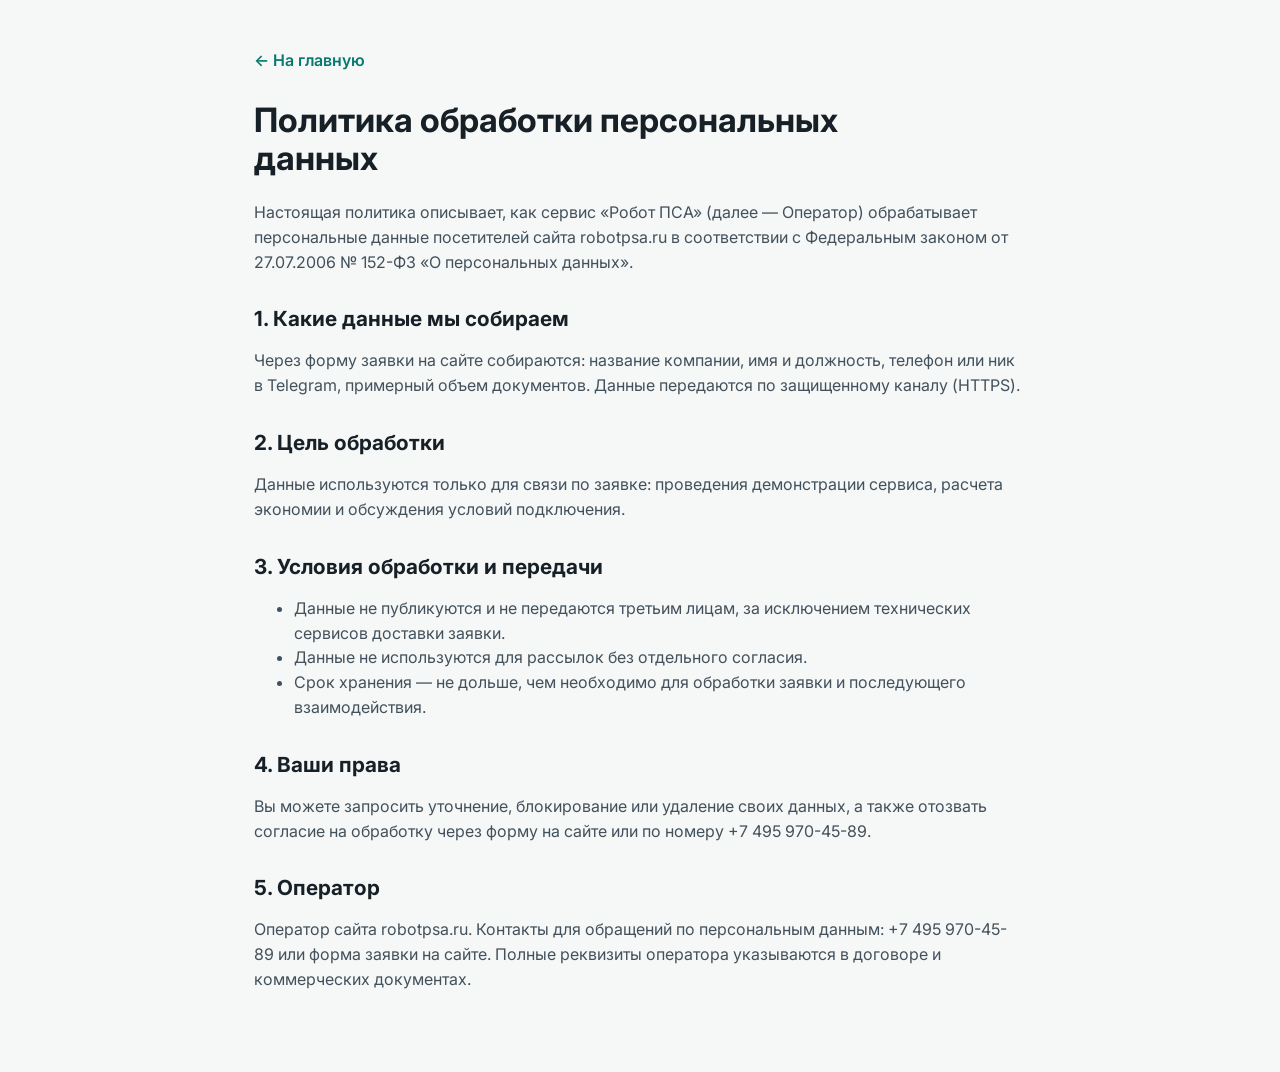
<file: privacy.html>
<!doctype html>
<html lang="ru">
  <head>
    <meta charset="utf-8" />
    <meta name="viewport" content="width=device-width, initial-scale=1" />
    <title>Политика обработки персональных данных | Робот ПСА</title>
    <meta name="robots" content="noindex" />
    <link
      rel="icon"
      href="data:image/svg+xml,%3Csvg xmlns='http://www.w3.org/2000/svg' viewBox='0 0 64 64'%3E%3Crect width='64' height='64' rx='10' fill='%23172027'/%3E%3Cpath d='M18 44V14h19c7 0 12 5 12 12 0 6-4 10-10 11l11 7H38l-10-7v7H18Zm10-16h8c3 0 5-2 5-5s-2-5-5-5h-8v10Z' fill='%2364f4df'/%3E%3C/svg%3E"
    />
    <link
      rel="stylesheet"
      href="https://fonts.googleapis.com/css2?family=Inter:wght@400;600;700;800&display=swap"
    />
    <link rel="stylesheet" href="styles.css" />
    <style>
      .policy {
        max-width: 820px;
        padding: 48px 24px 64px;
        margin: 0 auto;
      }

      .policy h1 {
        font-size: 2.1rem;
        line-height: 1.15;
        text-shadow: none;
      }

      .policy h2 {
        margin-top: 34px;
        font-size: 1.3rem;
      }

      .policy p,
      .policy li {
        color: #43515c;
      }

      .policy .back {
        display: inline-block;
        margin-bottom: 28px;
        color: var(--teal-dark);
        font-weight: 600;
      }
    </style>
  </head>
  <body>
    <main class="policy">
      <a class="back" href="index.html">← На главную</a>
      <h1>Политика обработки персональных данных</h1>
      <p>
        Настоящая политика описывает, как сервис «Робот ПСА» (далее — Оператор)
        обрабатывает персональные данные посетителей сайта robotpsa.ru
        в соответствии с Федеральным законом от 27.07.2006 № 152-ФЗ
        «О персональных данных».
      </p>

      <h2>1. Какие данные мы собираем</h2>
      <p>
        Через форму заявки на сайте собираются: название компании, имя и должность,
        телефон или ник в Telegram, примерный объем документов. Данные передаются
        по защищенному каналу (HTTPS).
      </p>

      <h2>2. Цель обработки</h2>
      <p>
        Данные используются только для связи по заявке: проведения демонстрации
        сервиса, расчета экономии и обсуждения условий подключения.
      </p>

      <h2>3. Условия обработки и передачи</h2>
      <ul>
        <li>Данные не публикуются и не передаются третьим лицам, за исключением технических сервисов доставки заявки.</li>
        <li>Данные не используются для рассылок без отдельного согласия.</li>
        <li>Срок хранения — не дольше, чем необходимо для обработки заявки и последующего взаимодействия.</li>
      </ul>

      <h2>4. Ваши права</h2>
      <p>
        Вы можете запросить уточнение, блокирование или удаление своих данных,
        а также отозвать согласие на обработку через форму на сайте или по
        номеру <a href="tel:+74959704589">+7 495 970-45-89</a>.
      </p>

      <h2>5. Оператор</h2>
      <p>
        Оператор сайта robotpsa.ru. Контакты для обращений по персональным данным:
        <a href="tel:+74959704589">+7 495 970-45-89</a> или форма заявки на сайте.
        Полные реквизиты оператора указываются в договоре и коммерческих документах.
      </p>
    </main>
  </body>
</html>
</file>
<file: styles.css>
:root {
  --ink: #172027;
  --muted: #5d6876;
  --paper: #f6f8f7;
  --surface: #ffffff;
  --surface-2: #eef5f4;
  --line: #d8e2e4;
  --teal: #0fbaa8;
  --teal-dark: #08796f;
  --green: #2f9e62;
  --amber: #f3a21b;
  --coral: #e65f4f;
  --blue: #2d6cdf;
  --plum: #6f42c1;
  --shadow: 0 20px 60px rgba(22, 32, 39, 0.14);
  --soft-shadow: 0 12px 34px rgba(22, 32, 39, 0.1);
  --lift-shadow: 0 24px 56px rgba(22, 32, 39, 0.16);
  --motion-ease: cubic-bezier(0.2, 0.8, 0.2, 1);
  --radius: 8px;
  color-scheme: light;
}

* {
  box-sizing: border-box;
}

html {
  scroll-behavior: smooth;
}

body {
  margin: 0;
  overflow-x: hidden;
  color: var(--ink);
  background: var(--paper);
  font-family:
    Inter,
    ui-sans-serif,
    system-ui,
    -apple-system,
    BlinkMacSystemFont,
    "Segoe UI",
    sans-serif;
  line-height: 1.55;
  letter-spacing: 0;
}

body::selection {
  background: rgba(15, 186, 168, 0.22);
}

a {
  color: inherit;
  text-decoration: none;
}

img {
  display: block;
  max-width: 100%;
}

[hidden] {
  display: none !important;
}

button,
input,
select,
textarea {
  font: inherit;
}

:focus-visible {
  outline: 3px solid rgba(45, 108, 223, 0.45);
  outline-offset: 3px;
}

.site-header {
  position: sticky;
  top: 0;
  z-index: 30;
  display: flex;
  align-items: center;
  justify-content: space-between;
  gap: 24px;
  min-height: 74px;
  padding: 14px max(24px, calc((100vw - 1180px) / 2));
  background: rgba(246, 248, 247, 0.9);
  border-bottom: 1px solid rgba(216, 226, 228, 0.72);
  backdrop-filter: blur(18px);
}

.brand {
  display: inline-flex;
  align-items: center;
  gap: 12px;
  min-width: 196px;
}

.brand-mark {
  display: grid;
  flex: 0 0 40px;
  width: 40px;
  height: 40px;
  place-items: center;
  color: #fff;
  font-weight: 800;
  background:
    linear-gradient(135deg, rgba(15, 186, 168, 0.94), rgba(45, 108, 223, 0.94)),
    #0fbaa8;
  border: 1px solid rgba(255, 255, 255, 0.45);
  border-radius: var(--radius);
  box-shadow: 0 10px 22px rgba(15, 186, 168, 0.26);
}

.brand strong {
  display: block;
  font-size: 0.98rem;
  line-height: 1.1;
}

.brand small {
  display: block;
  max-width: 180px;
  color: var(--muted);
  font-size: 0.72rem;
  line-height: 1.25;
}

.nav-links {
  display: flex;
  align-items: center;
  justify-content: center;
  gap: 22px;
  color: #344250;
  font-size: 0.94rem;
  white-space: nowrap;
}

.nav-links a {
  position: relative;
}

.nav-links a::after {
  position: absolute;
  right: 0;
  bottom: -9px;
  left: 0;
  height: 2px;
  content: "";
  background: var(--teal);
  border-radius: 999px;
  transform: scaleX(0);
  transform-origin: center;
  transition: transform 220ms var(--motion-ease);
}

.nav-links a:hover::after {
  transform: scaleX(1);
}

.header-cta,
.btn {
  position: relative;
  display: inline-flex;
  align-items: center;
  justify-content: center;
  gap: 9px;
  min-height: 44px;
  padding: 12px 18px;
  border: 1px solid transparent;
  border-radius: var(--radius);
  cursor: pointer;
  font-weight: 700;
  line-height: 1;
  transition:
    transform 250ms var(--motion-ease),
    box-shadow 250ms ease,
    border-color 250ms ease,
    background 250ms ease,
    color 250ms ease;
  backface-visibility: hidden;
}

.header-cta {
  position: relative;
  color: #fff;
  background: var(--ink);
  box-shadow: 0 10px 24px rgba(22, 32, 39, 0.2);
  white-space: nowrap;
}

.header-phone {
  display: inline-flex;
  align-items: center;
  gap: 8px;
  min-height: 44px;
  color: var(--teal-dark);
  font-weight: 700;
  white-space: nowrap;
  transition:
    color 220ms ease,
    transform 220ms var(--motion-ease);
}

.header-phone svg {
  width: 18px;
  height: 18px;
  stroke-width: 2.2;
}

.btn svg,
.header-cta svg,
.trust-row svg,
.proof-strip svg,
.info-card svg,
.step-card svg,
.audience-card svg,
.check-list svg {
  width: 19px;
  height: 19px;
  stroke-width: 2.15;
}

.btn:hover,
.header-cta:hover {
  transform: translateY(-3px);
}

.header-phone:hover {
  color: var(--ink);
  transform: translateY(-2px);
}

.section-band {
  padding: 58px max(24px, calc((100vw - 1180px) / 2));
}

section[id] {
  scroll-margin-top: 86px;
}

.hero {
  position: relative;
  isolation: isolate;
  display: grid;
  min-height: 628px;
  align-items: center;
  overflow: hidden;
  color: #fff;
  background:
    linear-gradient(90deg, rgba(8, 13, 17, 0.95) 0%, rgba(8, 13, 17, 0.9) 36%, rgba(8, 13, 17, 0.64) 56%, rgba(8, 13, 17, 0.22) 78%, rgba(8, 13, 17, 0.08) 100%),
    linear-gradient(0deg, rgba(8, 13, 17, 0.34), rgba(8, 13, 17, 0.1)),
    url("assets/hero-psa-1c.jpg") center / cover no-repeat;
}

.hero::before {
  position: absolute;
  inset: 0 35% 0 0;
  z-index: -1;
  content: "";
  background:
    radial-gradient(circle at 32% 45%, rgba(0, 0, 0, 0.45), rgba(0, 0, 0, 0) 58%),
    linear-gradient(90deg, rgba(0, 0, 0, 0.3), rgba(0, 0, 0, 0));
  pointer-events: none;
}

.hero::after {
  position: absolute;
  inset: auto 0 0;
  z-index: -1;
  height: 34%;
  content: "";
  background: linear-gradient(0deg, rgba(10, 16, 21, 0.68), rgba(10, 16, 21, 0));
}

.hero-copy {
  position: relative;
  z-index: 2;
  max-width: 700px;
  padding: 18px 0;
}

.eyebrow,
.section-kicker {
  display: inline-flex;
  align-items: center;
  gap: 10px;
  margin: 0 0 18px;
  color: var(--teal-dark);
  font-size: 0.82rem;
  font-weight: 800;
  text-transform: uppercase;
}

.hero .eyebrow {
  color: #b7fff5;
  max-width: min(100%, 560px);
  padding: 10px 14px 10px 12px;
  margin-bottom: 22px;
  font-size: 0.88rem;
  line-height: 1.18;
  background: linear-gradient(135deg, rgba(9, 142, 129, 0.38), rgba(249, 196, 83, 0.18));
  border: 1px solid rgba(183, 255, 245, 0.4);
  border-radius: 999px;
  box-shadow: 0 16px 34px rgba(0, 0, 0, 0.22), inset 0 1px 0 rgba(255, 255, 255, 0.2);
  backdrop-filter: blur(10px);
}

.eyebrow-text {
  min-width: 0;
}

.pulse-dot {
  position: relative;
  width: 10px;
  height: 10px;
  background: var(--teal);
  border-radius: 50%;
  box-shadow: 0 0 0 0 rgba(15, 186, 168, 0.5);
  animation: pulse 1.8s ease-out infinite;
}

@keyframes pulse {
  0% {
    box-shadow: 0 0 0 0 rgba(15, 186, 168, 0.54);
  }
  70% {
    box-shadow: 0 0 0 12px rgba(15, 186, 168, 0);
  }
  100% {
    box-shadow: 0 0 0 0 rgba(15, 186, 168, 0);
  }
}

h1,
h2,
h3,
p {
  margin-top: 0;
}

h1 {
  max-width: 680px;
  margin-bottom: 22px;
  font-size: 4.1rem;
  line-height: 0.98;
  letter-spacing: 0;
  text-shadow: 0 3px 24px rgba(0, 0, 0, 0.48);
}

h2 {
  margin-bottom: 18px;
  font-size: 2.7rem;
  line-height: 1.06;
  letter-spacing: 0;
}

h3 {
  margin-bottom: 10px;
  font-size: 1.12rem;
  line-height: 1.22;
  letter-spacing: 0;
}

.hero-lead,
.section-copy,
.demo-copy p {
  color: rgba(255, 255, 255, 0.84);
  font-size: 1.2rem;
  line-height: 1.62;
}

.hero-lead {
  max-width: 660px;
  color: rgba(255, 255, 255, 0.92);
  text-shadow: 0 2px 16px rgba(0, 0, 0, 0.58);
}

.section-copy,
.demo-copy p {
  color: #4f5e6a;
}

.hero-actions {
  display: flex;
  flex-wrap: wrap;
  gap: 14px;
  margin: 34px 0 24px;
}

.btn.primary {
  color: #071114;
  background: linear-gradient(135deg, #64f4df, #f9c453);
  box-shadow: 0 18px 38px rgba(15, 186, 168, 0.28);
}

.btn.primary:hover {
  box-shadow:
    0 24px 52px rgba(15, 186, 168, 0.34),
    0 8px 22px rgba(249, 196, 83, 0.24);
}

.btn.secondary {
  color: #fff;
  background: rgba(255, 255, 255, 0.11);
  border-color: rgba(255, 255, 255, 0.34);
  backdrop-filter: blur(10px);
}

.btn.secondary:hover {
  background: rgba(255, 255, 255, 0.18);
  border-color: rgba(255, 255, 255, 0.48);
  box-shadow: 0 18px 42px rgba(0, 0, 0, 0.18);
}

.header-cta:hover {
  box-shadow: 0 18px 40px rgba(22, 32, 39, 0.28);
}

.trust-row {
  display: flex;
  flex-wrap: wrap;
  gap: 10px;
}

.trust-row span {
  display: inline-flex;
  align-items: center;
  gap: 8px;
  min-height: 38px;
  padding: 8px 12px;
  color: rgba(255, 255, 255, 0.88);
  background: rgba(255, 255, 255, 0.1);
  border: 1px solid rgba(255, 255, 255, 0.18);
  border-radius: var(--radius);
  backdrop-filter: blur(10px);
}

.hero-visual {
  position: absolute;
  inset: 0;
  z-index: 1;
  pointer-events: none;
}

.hero-visual img {
  display: none;
}

.section-heading {
  max-width: 760px;
  margin-bottom: 30px;
}

.proof-strip {
  display: grid;
  grid-template-columns: repeat(3, minmax(0, 1fr));
  padding: 0 max(24px, calc((100vw - 1180px) / 2));
  background: #fff;
  border-bottom: 1px solid var(--line);
}

.proof-strip-item {
  display: flex;
  gap: 14px;
  align-items: center;
  min-height: 84px;
  padding: 18px 22px;
  color: #2f3d49;
  border-right: 1px solid rgba(216, 226, 228, 0.86);
}

.proof-strip-item:first-child {
  padding-left: 0;
}

.proof-strip-item:last-child {
  padding-right: 0;
  border-right: 0;
}

.proof-strip-item svg {
  flex: 0 0 22px;
  width: 22px;
  height: 22px;
  color: var(--teal-dark);
}

.proof-strip-item strong,
.proof-strip-item small {
  display: block;
}

.proof-strip-item strong {
  color: var(--ink);
  font-size: 0.98rem;
  line-height: 1.2;
}

.proof-strip-item small {
  margin-top: 4px;
  color: #65717d;
  font-size: 0.86rem;
  line-height: 1.35;
}

.pain {
  background: #fff;
}

.pain.section-band {
  padding-top: 54px;
  padding-bottom: 54px;
}

.pain-grid,
.audience-grid {
  display: grid;
  grid-template-columns: repeat(3, minmax(0, 1fr));
  gap: 18px;
}

.info-card,
.audience-card,
.step-card {
  background: var(--surface);
  border: 1px solid var(--line);
  border-radius: var(--radius);
  box-shadow: var(--soft-shadow);
}

.info-card {
  min-height: 236px;
  padding: 28px;
}

.info-card svg,
.audience-card svg,
.step-card > svg {
  width: 34px;
  height: 34px;
  margin-bottom: 20px;
  color: var(--teal-dark);
}

.info-card:nth-child(2) svg {
  color: var(--coral);
}

.info-card:nth-child(3) svg {
  color: var(--amber);
}

.info-card p,
.audience-card p,
.step-card p,
.outcome-item p {
  margin-bottom: 0;
  color: #5e6b78;
}

.outcome {
  background:
    linear-gradient(90deg, rgba(15, 186, 168, 0.1), rgba(45, 108, 223, 0.08)),
    #eef5f4;
}

.outcome-layout,
.security-layout {
  display: grid;
  grid-template-columns: minmax(0, 0.92fr) minmax(320px, 1.08fr);
  gap: 58px;
  align-items: center;
}

.outcome-list {
  display: grid;
  gap: 12px;
}

.outcome-item {
  display: grid;
  grid-template-columns: 56px 1fr;
  gap: 4px 16px;
  padding: 18px;
  background: rgba(255, 255, 255, 0.78);
  border: 1px solid rgba(216, 226, 228, 0.85);
  border-radius: var(--radius);
}

.outcome-item span {
  grid-row: 1 / span 2;
  color: var(--teal-dark);
  font-weight: 800;
}

.outcome-item strong {
  font-size: 1.05rem;
}

.workflow {
  background: #f8fbff;
}

.workflow-track {
  display: grid;
  grid-template-columns: repeat(3, minmax(0, 1fr));
  gap: 18px;
}

.step-card {
  position: relative;
  min-height: 246px;
  padding: 28px 24px;
  overflow: hidden;
}

.step-card::before {
  position: absolute;
  top: 0;
  right: 0;
  left: 0;
  height: 5px;
  content: "";
  background: linear-gradient(90deg, var(--teal), var(--amber));
}

.step-number {
  position: absolute;
  top: 18px;
  right: 18px;
  color: rgba(23, 32, 39, 0.13);
  font-size: 3.1rem;
  font-weight: 800;
  line-height: 1;
}

.no-change {
  background:
    linear-gradient(135deg, rgba(255, 255, 255, 0.76), rgba(237, 248, 246, 0.84)),
    #fff;
}

.no-change .section-heading {
  max-width: 880px;
}

.comparison-grid {
  display: grid;
  grid-template-columns: repeat(2, minmax(0, 1fr));
  gap: 18px;
}

.comparison-card {
  display: grid;
  gap: 0;
  padding: 28px;
  background: rgba(255, 255, 255, 0.88);
  border: 1px solid var(--line);
  border-radius: var(--radius);
  box-shadow: var(--soft-shadow);
}

.comparison-card h3 {
  margin-bottom: 18px;
  font-size: 1.34rem;
}

.comparison-row {
  display: grid;
  gap: 6px;
  padding: 16px 0;
  border-top: 1px solid rgba(216, 226, 228, 0.86);
}

.comparison-row span {
  color: var(--teal-dark);
  font-size: 0.78rem;
  font-weight: 800;
  line-height: 1.24;
  text-transform: uppercase;
}

.comparison-row p {
  margin-bottom: 0;
  color: #4f5e6a;
}

.comparison-row strong {
  color: var(--ink);
  font-size: 1.12rem;
}

.robot-card {
  background:
    linear-gradient(135deg, rgba(15, 186, 168, 0.14), rgba(249, 196, 83, 0.12)),
    #fff;
  border-color: rgba(15, 186, 168, 0.42);
  box-shadow: 0 22px 54px rgba(15, 186, 168, 0.16);
}

.robot-card h3 {
  color: var(--teal-dark);
}

.comparison-summary {
  display: flex;
  gap: 18px;
  align-items: center;
  justify-content: space-between;
  margin-top: 18px;
  padding: 18px 20px;
  background: rgba(23, 32, 39, 0.95);
  border: 1px solid rgba(255, 255, 255, 0.12);
  border-radius: var(--radius);
  box-shadow: var(--shadow);
}

.comparison-summary p {
  max-width: 720px;
  margin-bottom: 0;
  color: rgba(255, 255, 255, 0.86);
  font-weight: 700;
}

.comparison-summary .btn {
  flex: 0 0 auto;
}

.fields {
  display: grid;
  grid-template-columns: minmax(0, 0.9fr) minmax(340px, 1.1fr);
  gap: 54px;
  align-items: center;
  background: #fff;
}

.fields.section-band {
  padding-top: 50px;
  padding-bottom: 38px;
}

.field-cloud {
  display: flex;
  flex-wrap: wrap;
  gap: 12px;
  align-content: flex-start;
  padding-top: 8px;
}

.field-cloud span {
  display: inline-flex;
  align-items: center;
  min-height: 44px;
  padding: 10px 14px;
  color: #123236;
  background: #ecfbf8;
  border: 1px solid rgba(15, 186, 168, 0.25);
  border-radius: var(--radius);
  box-shadow: 0 10px 22px rgba(15, 186, 168, 0.08);
}

.field-cloud span:nth-child(3n + 2) {
  background: #fff7e7;
  border-color: rgba(243, 162, 27, 0.28);
}

.field-cloud span:nth-child(4n) {
  background: #edf3ff;
  border-color: rgba(45, 108, 223, 0.24);
}

.field-cloud span:nth-child(5n) {
  background: #fff1f0;
  border-color: rgba(230, 95, 79, 0.22);
}

.calculator {
  background:
    linear-gradient(180deg, rgba(255, 255, 255, 0.74), rgba(255, 255, 255, 0.4)),
    #eef5f4;
}

.calculator.section-band {
  padding-top: 44px;
  padding-bottom: 54px;
}

.calculator-layout {
  display: grid;
  grid-template-columns: minmax(280px, 0.82fr) minmax(340px, 1.1fr) minmax(250px, 0.72fr);
  gap: 24px;
  align-items: stretch;
}

.calc-panel,
.calc-results {
  padding: 26px;
  background: #fff;
  border: 1px solid var(--line);
  border-radius: var(--radius);
  box-shadow: var(--soft-shadow);
}

.calc-panel {
  display: grid;
  gap: 20px;
}

.range-field {
  display: grid;
  grid-template-columns: 1fr auto;
  gap: 9px 18px;
  color: #344250;
  font-weight: 600;
}

.range-field output {
  color: var(--teal-dark);
  font-variant-numeric: tabular-nums;
}

.range-field input {
  grid-column: 1 / -1;
  width: 100%;
  accent-color: var(--teal);
}

.calc-results {
  display: grid;
  gap: 14px;
  background: var(--ink);
  color: #fff;
}

.calc-results div {
  padding: 0 0 14px;
  border-bottom: 1px solid rgba(255, 255, 255, 0.12);
}

.calc-results div:last-child {
  padding-bottom: 0;
  border-bottom: 0;
}

.calc-results span {
  display: block;
  margin-bottom: 6px;
  color: rgba(255, 255, 255, 0.66);
  font-size: 0.88rem;
}

.calc-results strong {
  display: block;
  color: #64f4df;
  font-size: 1.85rem;
  line-height: 1.1;
}

.audience {
  background: #fff;
}

.audience-card {
  min-height: 236px;
  padding: 28px;
}

.audience-card {
  border-top: 5px solid var(--blue);
}

.audience-card.accent-green {
  border-top-color: var(--green);
}

.audience-card.accent-amber {
  border-top-color: var(--amber);
}

.security {
  background:
    linear-gradient(90deg, rgba(45, 108, 223, 0.08), rgba(111, 66, 193, 0.06)),
    #f7f8fc;
}

.security.section-band {
  padding-top: 54px;
  padding-bottom: 54px;
}

.security-layout {
  grid-template-columns: minmax(320px, 0.9fr) minmax(0, 1fr);
  align-items: start;
}

.security-board {
  display: grid;
  gap: 10px;
  padding: 24px;
  color: #fff;
  background:
    linear-gradient(135deg, rgba(23, 32, 39, 0.96), rgba(38, 51, 61, 0.96)),
    #172027;
  border: 1px solid rgba(255, 255, 255, 0.12);
  border-radius: var(--radius);
  box-shadow: var(--shadow);
}

.signal-row {
  display: grid;
  grid-template-columns: 1fr auto auto;
  gap: 12px;
  align-items: center;
  min-height: 54px;
  padding: 12px;
  color: rgba(255, 255, 255, 0.82);
  background: rgba(255, 255, 255, 0.06);
  border: 1px solid rgba(255, 255, 255, 0.1);
  border-radius: var(--radius);
}

.signal-row strong {
  color: #64f4df;
  font-variant-numeric: tabular-nums;
}

.signal-row svg {
  width: 20px;
  height: 20px;
  color: var(--teal);
}

.signal-row.warning {
  background: rgba(243, 162, 27, 0.12);
  border-color: rgba(243, 162, 27, 0.28);
}

.signal-row.warning strong,
.signal-row.warning svg {
  color: #f9c453;
}

.check-list {
  display: grid;
  gap: 13px;
  padding: 0;
  margin: 24px 0 0;
  list-style: none;
}

.check-list li {
  display: flex;
  gap: 10px;
  align-items: flex-start;
  color: #43515c;
}

.check-list svg {
  flex: 0 0 20px;
  margin-top: 2px;
  color: var(--green);
}

.proof {
  color: #fff;
  background:
    linear-gradient(135deg, rgba(23, 32, 39, 0.96), rgba(19, 73, 72, 0.92)),
    #172027;
}

.proof.section-band {
  padding-top: 54px;
  padding-bottom: 54px;
}

.proof .section-kicker {
  color: #9cf6e9;
}

.proof-layout {
  display: grid;
  grid-template-columns: minmax(0, 0.72fr) minmax(340px, 1.08fr);
  gap: 48px;
  align-items: start;
}

.proof-items {
  display: grid;
  grid-template-columns: repeat(2, minmax(0, 1fr));
  gap: 14px;
}

.proof-item {
  min-height: 116px;
  padding: 18px;
  background: rgba(255, 255, 255, 0.08);
  border: 1px solid rgba(255, 255, 255, 0.14);
  border-radius: var(--radius);
}

.proof-item strong {
  display: block;
  margin-bottom: 12px;
  color: #f9c453;
  font-size: 1rem;
}

.proof-item span {
  display: block;
  color: rgba(255, 255, 255, 0.86);
}

.demo {
  display: grid;
  grid-template-columns: minmax(0, 0.88fr) minmax(360px, 0.88fr);
  gap: 56px;
  align-items: center;
  background:
    linear-gradient(90deg, rgba(255, 247, 231, 0.86), rgba(237, 243, 255, 0.84)),
    #fff;
}

.demo.section-band {
  padding-top: 56px;
  padding-bottom: 58px;
}

.demo-copy {
  max-width: 620px;
}

.demo-points {
  display: grid;
  gap: 12px;
  margin-top: 26px;
}

.demo-points div {
  display: flex;
  gap: 12px;
  align-items: center;
  min-height: 54px;
  padding: 12px 14px;
  color: #354451;
  background: rgba(255, 255, 255, 0.68);
  border: 1px solid rgba(216, 226, 228, 0.9);
  border-radius: var(--radius);
  box-shadow: 0 10px 24px rgba(22, 32, 39, 0.06);
}

.demo-points svg {
  flex: 0 0 20px;
  width: 20px;
  height: 20px;
  color: var(--teal-dark);
}

.lead-form {
  display: grid;
  gap: 16px;
  padding: 28px;
  background: #fff;
  border: 1px solid var(--line);
  border-radius: var(--radius);
  box-shadow: var(--shadow);
}

.form-trap {
  position: absolute;
  width: 1px;
  height: 1px;
  overflow: hidden;
  clip: rect(0 0 0 0);
  clip-path: inset(50%);
  white-space: nowrap;
}

.lead-form label {
  display: grid;
  gap: 7px;
  color: #33404d;
  font-weight: 600;
}

.lead-form input,
.lead-form select {
  width: 100%;
  min-height: 48px;
  padding: 12px 13px;
  color: var(--ink);
  background: #f8fafb;
  border: 1px solid #cfdadc;
  border-radius: var(--radius);
}

.lead-form input:hover,
.lead-form select:hover {
  border-color: #adbdc1;
}

.form-button {
  width: 100%;
  margin-top: 4px;
  border: 0;
}

.form-button:disabled {
  cursor: wait;
  opacity: 0.72;
  transform: none;
}

.form-note {
  min-height: 24px;
  margin: 0;
  color: #65727f;
  font-size: 0.92rem;
}

.form-note.success {
  color: var(--teal-dark);
  font-weight: 600;
}

.form-note.error {
  color: var(--coral);
  font-weight: 600;
}

.site-footer {
  padding: 34px max(24px, calc((100vw - 1180px) / 2)) 26px;
  background: #fff;
  border-top: 1px solid var(--line);
}

.footer-brand small {
  max-width: none;
}

.footer-grid {
  display: flex;
  flex-wrap: wrap;
  gap: 20px 32px;
  align-items: center;
  justify-content: space-between;
  padding-bottom: 20px;
  border-bottom: 1px solid var(--line);
}

.footer-nav {
  display: flex;
  flex-wrap: wrap;
  gap: 18px;
  color: #44525e;
  font-size: 0.92rem;
}

.footer-nav a:hover {
  color: var(--teal-dark);
}

.footer-contacts {
  display: flex;
  flex-wrap: wrap;
  gap: 12px 18px;
  align-items: center;
  justify-content: flex-end;
}

.footer-contact {
  display: inline-flex;
  gap: 8px;
  align-items: center;
  color: var(--teal-dark);
  font-weight: 600;
}

.footer-contact svg {
  width: 18px;
  height: 18px;
}

.footer-meta {
  display: flex;
  flex-wrap: wrap;
  gap: 12px 24px;
  align-items: center;
  justify-content: space-between;
  padding-top: 18px;
  color: #65727f;
  font-size: 0.88rem;
}

.footer-meta a {
  color: #65727f;
}

.footer-meta a:hover {
  color: var(--teal-dark);
}

@media (max-width: 1120px) {
  .site-header .nav-toggle {
    display: inline-flex;
  }

  .nav-links {
    position: absolute;
    top: calc(100% - 4px);
    right: 16px;
    left: 16px;
    z-index: 40;
    display: none;
    flex-direction: column;
    align-items: stretch;
    gap: 4px;
    padding: 10px;
    background: #fff;
    border: 1px solid var(--line);
    border-radius: var(--radius);
    box-shadow: var(--shadow);
  }

  .site-header.nav-open .nav-links {
    display: flex;
  }

  .nav-links a {
    padding: 11px 12px;
    border-radius: 6px;
  }

  .nav-links a:hover {
    background: var(--surface-2);
  }

  .nav-links a::after {
    display: none;
  }

  .workflow-track {
    grid-template-columns: repeat(3, minmax(0, 1fr));
  }

  .calculator-layout {
    grid-template-columns: 1fr 1fr;
  }

  .calculator-copy {
    grid-column: 1 / -1;
  }
}

@media (max-width: 920px) {
  .section-band {
    padding: 48px 22px;
  }

  .hero {
    min-height: 592px;
    background-position: 58% center;
  }

  .proof-strip {
    grid-template-columns: 1fr;
    padding-right: 22px;
    padding-left: 22px;
  }

  .proof-strip-item {
    min-height: 74px;
    padding: 15px 0;
    border-right: 0;
    border-bottom: 1px solid rgba(216, 226, 228, 0.86);
  }

  .proof-strip-item:last-child {
    border-bottom: 0;
  }

  h1 {
    font-size: 3.05rem;
  }

  h2 {
    font-size: 2.18rem;
  }

  .pain-grid,
  .audience-grid,
  .comparison-grid,
  .outcome-layout,
  .fields,
  .security-layout,
  .proof-layout,
  .demo {
    grid-template-columns: 1fr;
  }

  .calculator-layout {
    grid-template-columns: 1fr;
  }
}

@media (max-width: 720px) {
  .site-header {
    min-height: 68px;
    padding: 12px 16px;
  }

  .brand {
    min-width: auto;
  }

  .brand small {
    display: none;
  }

  .header-cta {
    min-height: 40px;
    padding: 10px 12px;
    font-size: 0.88rem;
  }

  .header-phone {
    justify-content: center;
    width: 42px;
    min-height: 40px;
    color: var(--ink);
    background: #fff;
    border: 1px solid var(--line);
    border-radius: var(--radius);
  }

  .header-phone span {
    position: absolute;
    width: 1px;
    height: 1px;
    overflow: hidden;
    clip: rect(0 0 0 0);
    clip-path: inset(50%);
    white-space: nowrap;
  }

  .header-cta svg {
    width: 17px;
    height: 17px;
  }

  .hero {
    min-height: 552px;
    padding-top: 46px;
    padding-bottom: 38px;
    background:
      linear-gradient(90deg, rgba(8, 13, 17, 0.96) 0%, rgba(8, 13, 17, 0.86) 54%, rgba(8, 13, 17, 0.46) 100%),
      url("assets/hero-psa-1c-mobile.jpg") 48% center / cover no-repeat;
  }

  h1 {
    font-size: 2.36rem;
    line-height: 1.04;
    margin-bottom: 18px;
  }

  h2 {
    font-size: 1.86rem;
  }

  .hero-lead,
  .section-copy,
  .demo-copy p {
    font-size: 1rem;
    line-height: 1.54;
  }

  .hero .eyebrow {
    margin-bottom: 14px;
    align-items: flex-start;
    padding: 9px 12px;
    border-radius: 14px;
  }

  .hero-actions {
    margin: 24px 0 18px;
    align-items: stretch;
    flex-direction: column;
  }

  .btn {
    width: 100%;
  }

  .trust-row {
    display: grid;
    grid-template-columns: 1fr;
    gap: 8px;
  }

  .trust-row span {
    min-height: 36px;
    padding: 7px 9px;
    font-size: 0.84rem;
  }

  .proof-strip-item {
    min-height: 58px;
    padding: 11px 0;
  }

  .proof-strip-item small {
    display: none;
  }

  .pain.section-band,
  .security.section-band,
  .proof.section-band {
    padding-top: 44px;
    padding-bottom: 44px;
  }

  .fields.section-band,
  .calculator.section-band {
    padding-top: 40px;
    padding-bottom: 42px;
  }

  .demo.section-band {
    padding-top: 46px;
    padding-bottom: 46px;
  }

  .workflow-track {
    grid-template-columns: 1fr;
    gap: 12px;
  }

  .comparison-grid {
    gap: 12px;
  }

  .step-card,
  .info-card,
  .audience-card,
  .comparison-card {
    min-height: auto;
    padding: 20px;
  }

  .info-card svg,
  .audience-card svg,
  .step-card > svg {
    width: 30px;
    height: 30px;
    margin-bottom: 14px;
  }

  .section-heading {
    margin-bottom: 24px;
  }

  .pain-grid,
  .audience-grid,
  .outcome-list,
  .demo-points,
  .calc-panel,
  .calc-results {
    gap: 12px;
  }

  .outcome-item,
  .calc-panel,
  .calc-results,
  .lead-form,
  .comparison-summary {
    padding: 20px;
  }

  .comparison-summary {
    align-items: stretch;
    flex-direction: column;
  }

  .security-board {
    padding: 18px;
  }

  .signal-row {
    min-height: 50px;
    padding: 10px;
  }

  .proof-layout {
    gap: 28px;
  }

  .proof-items {
    grid-template-columns: 1fr;
    gap: 10px;
  }

  .proof-item {
    min-height: auto;
    padding: 16px;
  }

  .footer-grid,
  .footer-meta {
    align-items: flex-start;
    flex-direction: column;
  }
}

@media (max-width: 440px) {
  .section-band {
    padding-top: 42px;
    padding-bottom: 42px;
    padding-right: 16px;
    padding-left: 16px;
  }

  .proof-strip {
    padding-right: 16px;
    padding-left: 16px;
  }

  .brand-mark {
    width: 36px;
    height: 36px;
    flex-basis: 36px;
  }

  .brand strong {
    max-width: 124px;
    font-size: 0.9rem;
  }

  .header-cta span {
    position: absolute;
    width: 1px;
    height: 1px;
    overflow: hidden;
    clip: rect(0 0 0 0);
    clip-path: inset(50%);
    white-space: nowrap;
  }

  .header-cta {
    width: 42px;
    padding: 0;
  }

  .hero {
    min-height: 528px;
  }

  h1 {
    font-size: 2.02rem;
  }

  .eyebrow,
  .section-kicker {
    font-size: 0.76rem;
  }

  .hero .eyebrow {
    max-width: 100%;
    font-size: 0.78rem;
  }

  .calc-results strong {
    font-size: 1.56rem;
  }

  .outcome-item {
    grid-template-columns: 42px 1fr;
  }

}

.header-actions {
  display: inline-flex;
  gap: 10px;
  align-items: center;
}

.nav-toggle {
  display: none;
  align-items: center;
  justify-content: center;
  width: 44px;
  height: 44px;
  padding: 0;
  color: var(--ink);
  background: #fff;
  border: 1px solid var(--line);
  border-radius: var(--radius);
  cursor: pointer;
}

.nav-toggle svg {
  width: 22px;
  height: 22px;
}

.info-card,
.audience-card,
.step-card,
.comparison-card {
  transition:
    transform 350ms var(--motion-ease),
    box-shadow 350ms ease,
    border-color 350ms ease;
}

.info-card:hover,
.audience-card:hover,
.step-card:hover,
.comparison-card:hover {
  transform: translateY(-6px);
  border-color: rgba(15, 186, 168, 0.34);
  box-shadow: var(--lift-shadow);
}

.calc-note {
  margin: 14px 0 0;
  padding: 12px 14px;
  color: #4f5e6a;
  font-size: 0.9rem;
  line-height: 1.5;
  background: rgba(255, 255, 255, 0.7);
  border: 1px dashed rgba(15, 186, 168, 0.45);
  border-radius: var(--radius);
}

.calc-cta {
  margin-top: 6px;
}

.faq {
  background: #fff;
}

.faq-list {
  display: grid;
  gap: 12px;
  max-width: 880px;
}

.faq-item {
  padding: 0 20px;
  background: var(--surface);
  border: 1px solid var(--line);
  border-radius: var(--radius);
  box-shadow: var(--soft-shadow);
}

.faq-item summary {
  display: flex;
  gap: 16px;
  align-items: center;
  justify-content: space-between;
  min-height: 58px;
  padding: 16px 0;
  cursor: pointer;
  font-weight: 700;
  list-style: none;
}

.faq-item summary::-webkit-details-marker {
  display: none;
}

.faq-item summary svg {
  flex: 0 0 20px;
  width: 20px;
  height: 20px;
  color: var(--teal-dark);
  transition: transform 180ms ease;
}

.faq-item[open] summary svg {
  transform: rotate(45deg);
}

.faq-item p {
  max-width: 740px;
  padding: 0 0 18px;
  margin: 0;
  color: #4f5e6a;
}

.lead-form .consent {
  display: flex;
  gap: 10px;
  align-items: flex-start;
  color: #5d6876;
  font-size: 0.88rem;
  font-weight: 400;
  line-height: 1.45;
}

.consent input {
  flex: 0 0 18px;
  width: 18px;
  height: 18px;
  margin-top: 2px;
  accent-color: var(--teal);
}

.consent a {
  color: var(--teal-dark);
  text-decoration: underline;
}

.outcome-item,
.proof-item,
.demo-points div,
.faq-item,
.calc-panel,
.calc-results,
.lead-form,
.comparison-summary {
  transition:
    transform 350ms var(--motion-ease),
    box-shadow 350ms ease,
    border-color 350ms ease,
    background 350ms ease;
}

.reveal-enter {
  opacity: 0;
  transform: translateY(26px);
  transition:
    opacity 700ms var(--motion-ease),
    transform 700ms var(--motion-ease);
  transition-delay: var(--reveal-delay, 0ms);
  will-change: opacity, transform;
}

.reveal-enter.in-view {
  opacity: 1;
  transform: none;
}

@media (hover: hover) and (pointer: fine) {
  .info-card:hover,
  .audience-card:hover,
  .step-card:hover,
  .comparison-card:hover,
  .outcome-item:hover,
  .proof-item:hover,
  .demo-points div:hover,
  .faq-item:hover,
  .calc-panel:hover,
  .calc-results:hover,
  .lead-form:hover {
    transform: translateY(-5px);
    border-color: rgba(15, 186, 168, 0.32);
    box-shadow: var(--lift-shadow);
  }

  .proof-item:hover {
    background: rgba(255, 255, 255, 0.12);
  }

  .info-card:hover,
  .audience-card:hover,
  .step-card:hover,
  .comparison-card:hover {
    transform: translateY(-6px);
  }

  .signal-row {
    transition:
      transform 280ms var(--motion-ease),
      background 280ms ease,
      border-color 280ms ease;
  }

  .signal-row:hover {
    transform: translateX(4px);
    background: rgba(255, 255, 255, 0.09);
    border-color: rgba(100, 244, 223, 0.24);
  }
}

@media (prefers-reduced-motion: reduce) {
  *,
  *::before,
  *::after {
    scroll-behavior: auto !important;
    animation-duration: 0.001ms !important;
    animation-iteration-count: 1 !important;
    transition-duration: 0.001ms !important;
  }

  .reveal-enter {
    opacity: 1;
    transform: none;
  }
}
</file>
